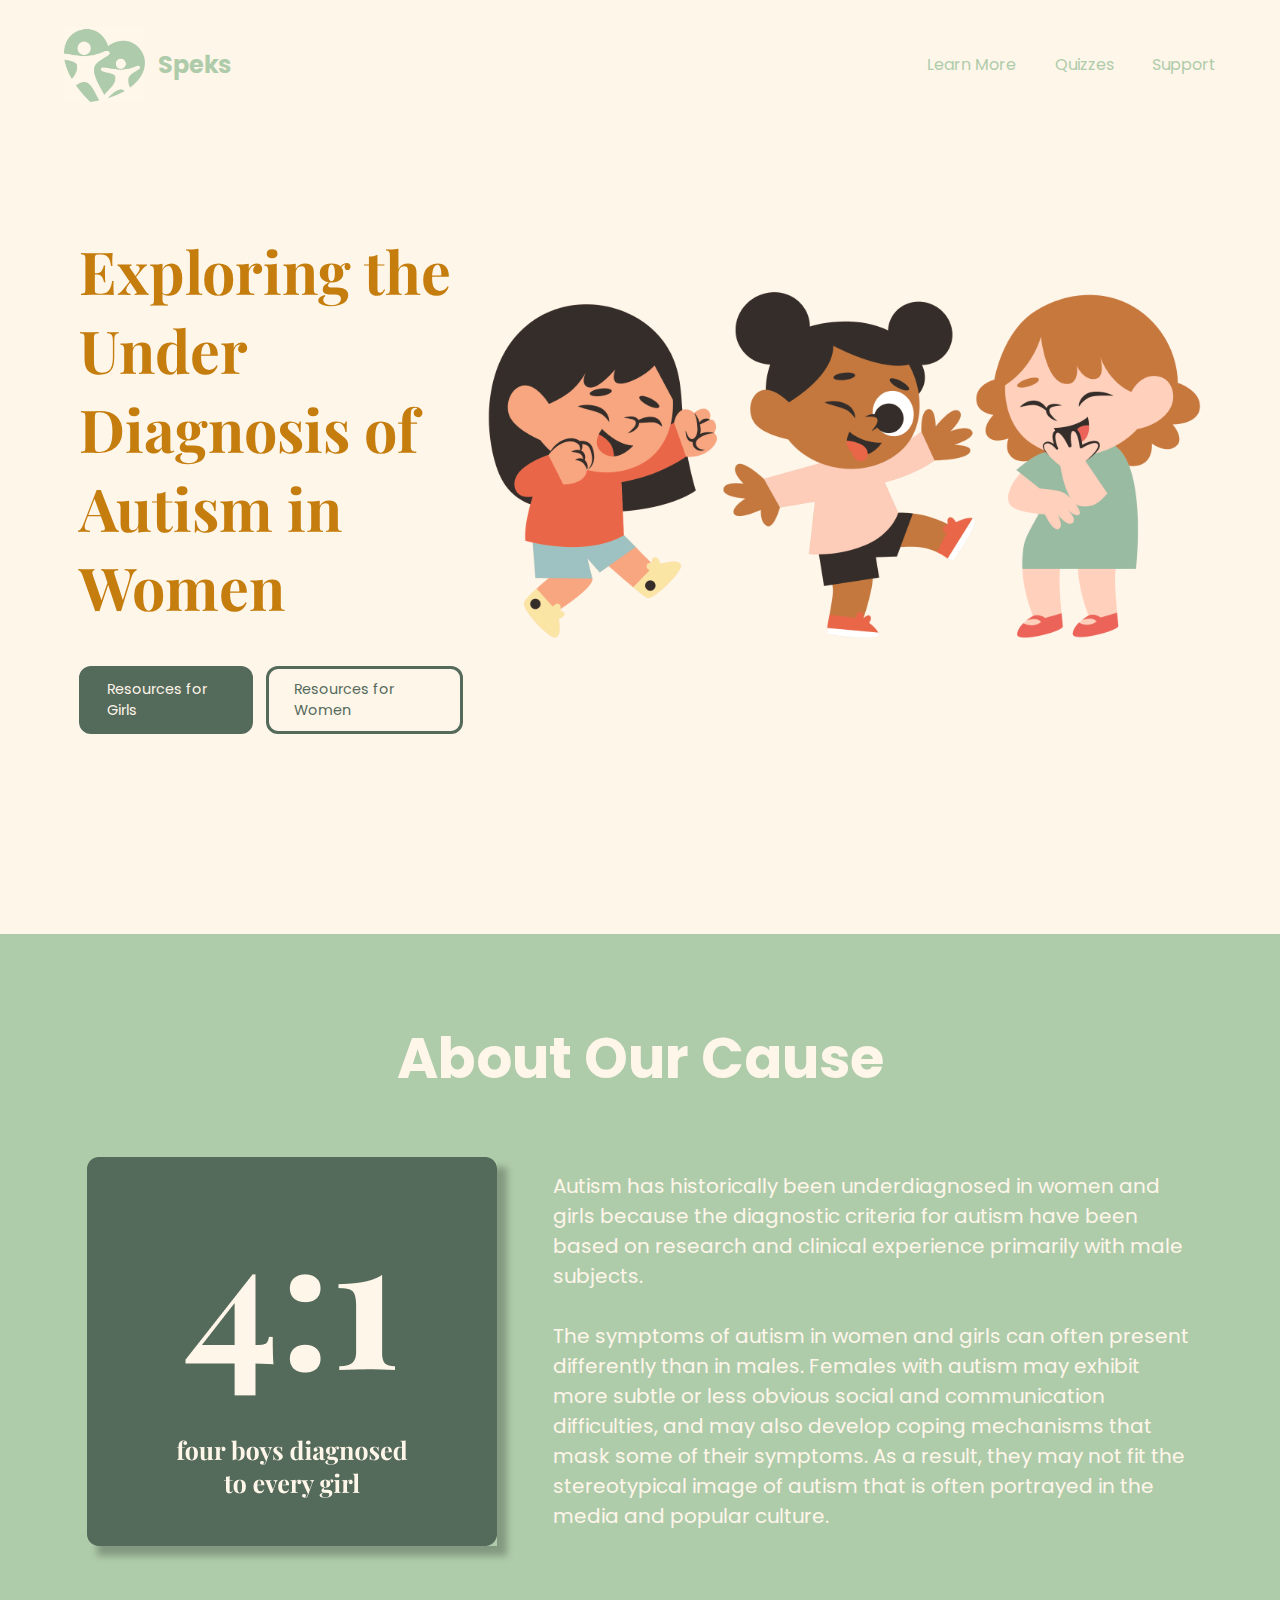
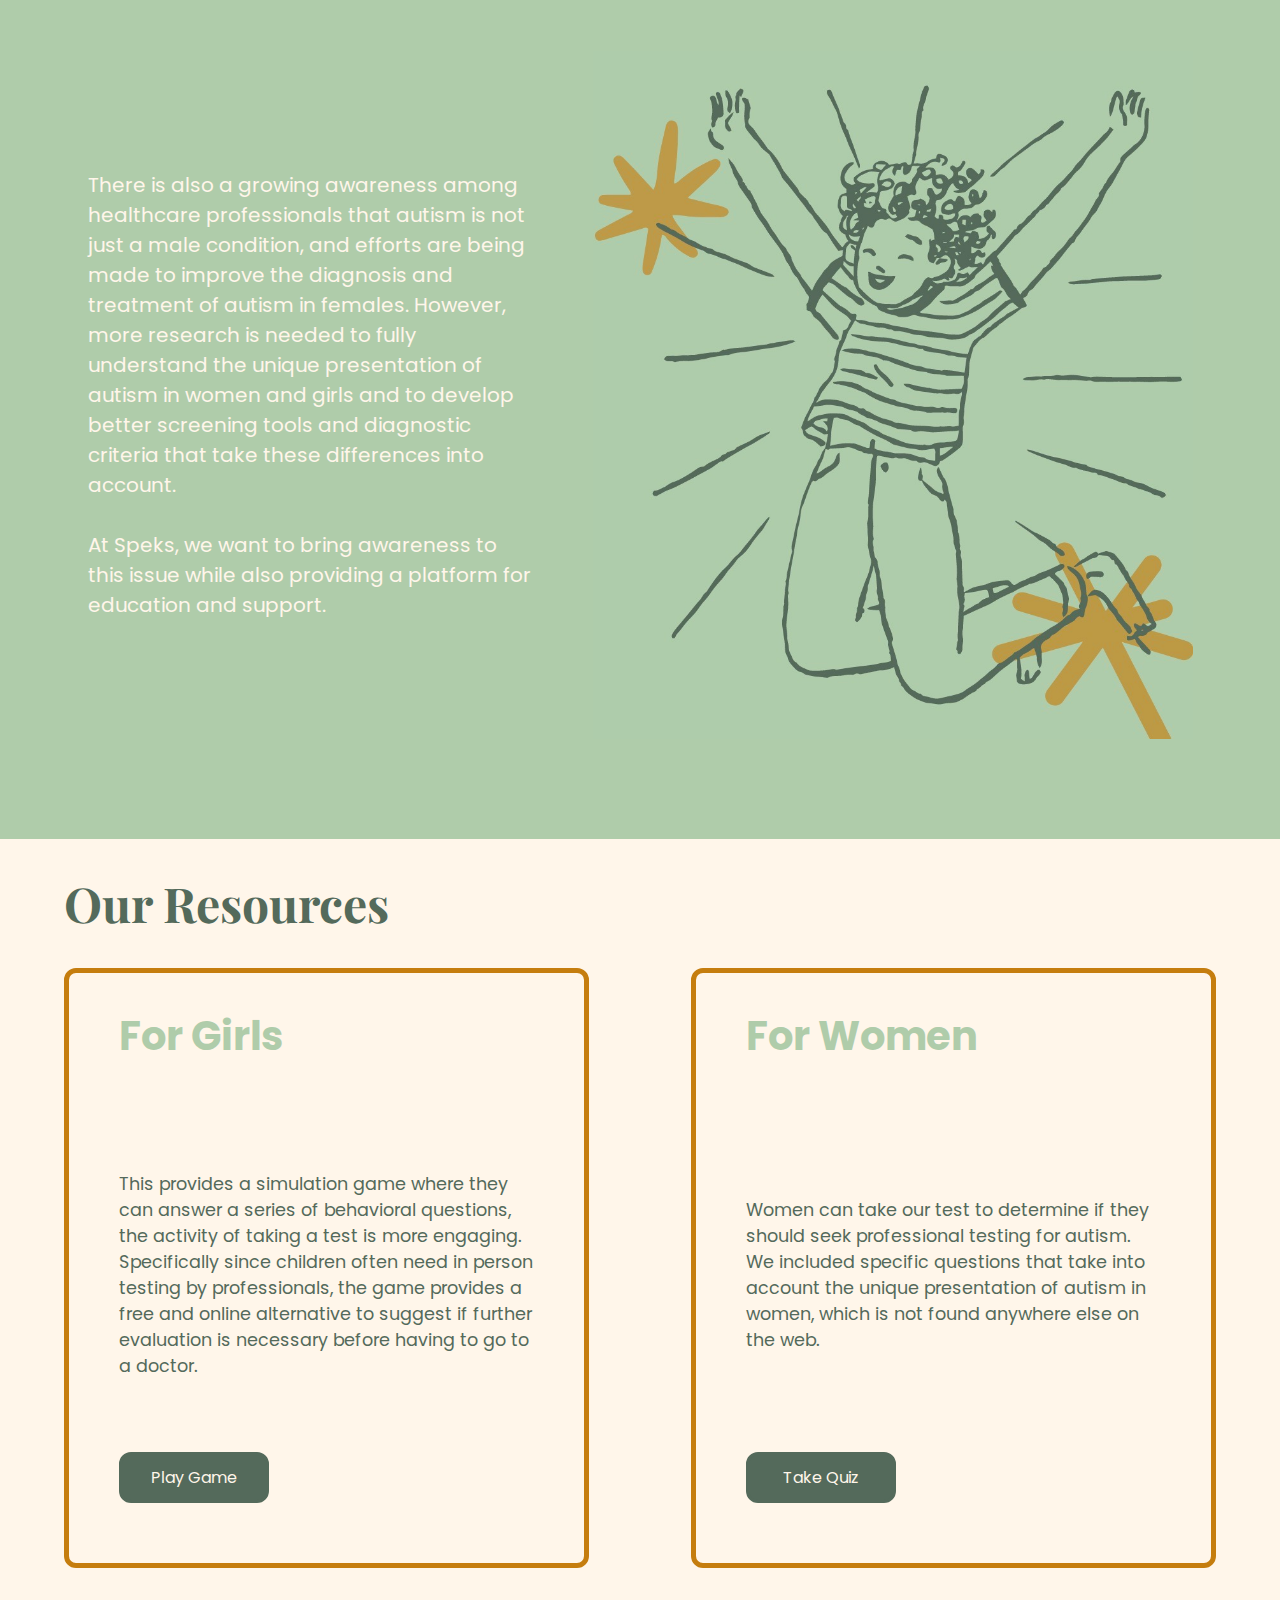
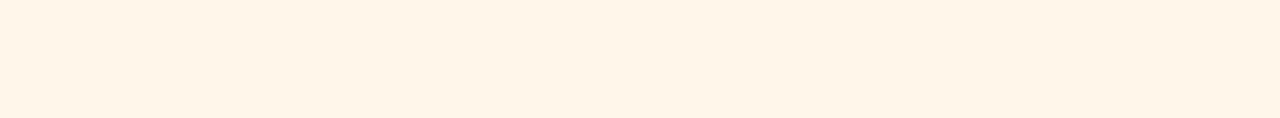
<file: webapp/index.html>
<!DOCTYPE html>
<html>
    <head>
        <title>Speks</title>
        <link rel="icon" href="./indexPhotos/logo.jpeg">
        <link href="main.css" rel="stylesheet"> 
    </head>
    <body>
        <nav>
            <a href="index.html" id="logoMain">
                <img src="./indexPhotos/logo.jpeg" width="81px">
                <text>Speks</text>
            </a>
            <div id="optionBar">
                <a href="#aboutUs">Learn More</a>
                <a href="#resourceSection">Quizzes</a>
                <a href="./support.html">Support</a>
            </div>
        </nav>
        <header>
            <div id="headerLeftColumn">
                <h1>Exploring the Under Diagnosis of Autism in Women</h1>
                <div id="landingResourceButtons">
                <div id="forGirlsButton" class="landingButton">
                    <text><a href="#resourceContent">Resources for Girls</a></text>
                </div>
                <div id="forWomenButton" class="landingButton">
                    <text><a href="#resourceContent">Resources for Women</a></text>
                </div>
                </div>
            </div>
            <img src="indexPhotos/threeGirls.png">
        </header>
        <main>
            <a name="aboutUs"></a>
            <h1>About Our Cause</h1>
            <div id="aboutUsRow1">
                <img src="indexPhotos/4to1graphic.png" width="410px">
                <p>Autism has historically been underdiagnosed in women and girls because the diagnostic criteria for autism have been based on research and clinical experience primarily with male subjects.<br><br>The symptoms of autism in women and girls can often present differently than in males. Females with autism may exhibit more subtle or less obvious social and communication difficulties, and may also develop coping mechanisms that mask some of their symptoms. As a result, they may not fit the stereotypical image of autism that is often portrayed in the media and popular culture.</p>
            </div>
            <div id="aboutUsRow2">
                <p>There is also a growing awareness among healthcare professionals that autism is not just a male condition, and efforts are being made to improve the diagnosis and treatment of autism in females. However, more research is needed to fully understand the unique presentation of autism in women and girls and to develop better screening tools and diagnostic criteria that take these differences into account.<br><br>At Speks, we want to bring awareness to this issue while also providing a platform for education and support.</p>
                <img src="indexPhotos/girlJumping.jpeg" width="600px">
            </div>
        </main>
        <section>
            <a id="resourceSection"></a>
            <h1>Our Resources</h1>
            <div id="resourceContent">
                <div id="forGirlsBox" class="resourceBox">
                    <h2>For Girls</h2>
                    <p>This provides a simulation game where they can answer a series of behavioral questions, the activity of taking a test is more engaging. Specifically since children often need in person testing by professionals, the game provides a free and online alternative to suggest if further evaluation is necessary before having to go to a doctor.</p>
                    <div class="resourceButton"><a href="">Play Game</a></div>
                </div>
                <div id="forWomenBox" class="resourceBox">
                    <h2>For Women</h2>
                    <p>Women can take our test to determine if they should seek professional testing for autism. We included specific questions that take into account the unique presentation of autism in women, which is not found anywhere else on the web.</p>
                    <div class="resourceButton"><a href="adultQuiz.html">Take Quiz</a></div>
                </div>
            </div>
        </section>
    </body>
</html>
</file>
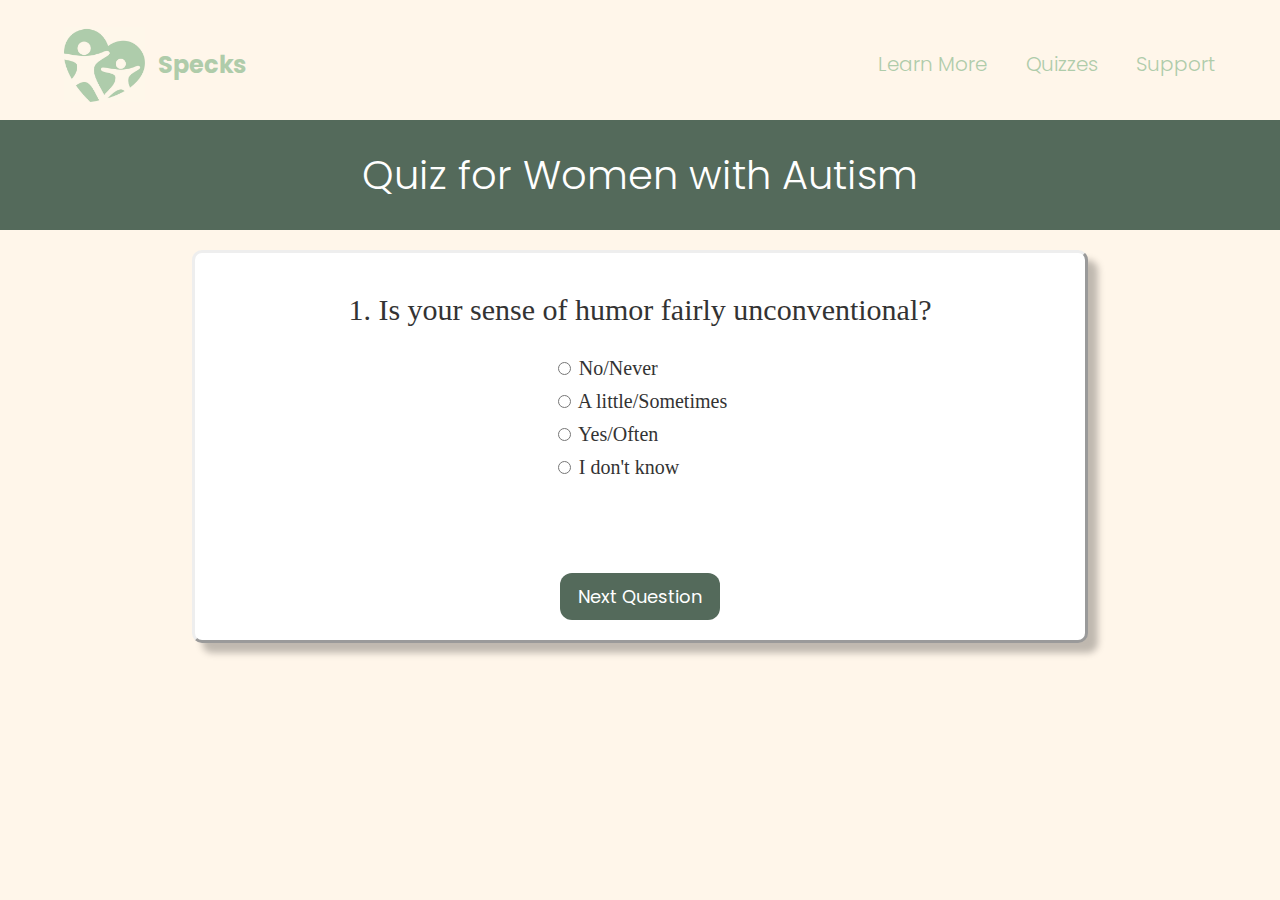
<file: webapp/adultQuiz.html>
<!DOCTYPE html>
<html>
    <head>
        <link rel="stylesheet" type="text/css" href="./adultQuiz.css">
        <script type="text/javascript" src="./adultQuiz.js" async defer></script>
    </head>
    <body>
        <nav>
            <a href="index.html" id="logoMain">
                <img src="./indexPhotos/logo.jpeg" width="81px">
                <text>Specks</text>
            </a>
            <div id="optionBar">
                <a href="index.html">Learn More</a>
                <a href="adultQuiz.html">Quizzes</a>
                <a href="support.html">Support</a>
            </div>
        </nav>
        <main>
            <h1>Quiz for Women with Autism</h1>
            <div class="block">
                <div class="quiz-container">
                    <div id="quiz"></div>
                </div>
                <div class = "button-container">
                    <button id="previous">Previous Question</button>
                    <button id="next" onclick="console.log('clicked')">Next Question</button>
                    <button id="submit">Submit Quiz</button>
                </div>
            </div>
            <div id="results"></div>
            <div id="more"></div>
       
            
        </main>

        
    </body>
    
</html>
</file>
<file: webapp/main.css>
@import url('https://fonts.googleapis.com/css2?family=Poppins&display=swap'); 
@import url('https://fonts.googleapis.com/css2?family=Poppins:wght@700&display=swap');
/* font-family: 'Poppins', sans-serif; */

@import url('https://fonts.googleapis.com/css2?family=Playfair+Display&display=swap');
@import url('https://fonts.googleapis.com/css2?family=Playfair+Display:wght@700&display=swap');
/* font-family: 'Playfair Display', serif; */


body{
    background-color: #FFF6EA;
    font-family: 'Poppins', sans-serif;
    margin: auto;
}

/* NAV BAR */
nav{
    display: flex;
    justify-content: space-between;
    margin-left: 5vw;
    margin-right: 5vw;
    margin-bottom: 2vh;
    color: #AFCCAA;
    margin-top: 3vh;
}

nav a, nav #optionBar{
    display: flex;
    align-items: center;
    justify-content: space-between;
}

nav #optionBar a{
    margin-left: 3vw;
    text-decoration: none;
    color: #AFCCAA;
}

nav a{
    text-decoration: none;
}

nav a text{
    text-decoration: none;
    color:#AFCCAA;
    margin-left: 1vw;
    font-size: 1.5rem;
    font-weight: bold;
}

nav a text:hover, #optionBar a:hover{
    color:#546A5B;
    font-weight: bold;
}

/* HEADER */
header{
    margin-left: 5vw;
    margin-right: 5vw;
    margin-top: 10vh;
    padding-bottom: 200px;
    display: flex;
    justify-content: space-evenly;
    align-items: center;
}

header img{
    max-width: 723px;
}

#headerLeftColumn{
    width: 30vw;
}

#headerLeftColumn h1{
    font-family: 'Playfair Display', serif;
    font-size: 3.7rem;
    font-weight: bold;
    color: #C57D0E;
}

#landingResourceButtons{
    display: flex;
    justify-content: flex-start;
    align-items: center;
}

.landingButton{
    box-sizing: border-box;
    padding-left: 25px;
    padding-right: 25px;
    padding-top: 10px;
    padding-bottom: 10px;
    border-radius: 12px;
    font-size: 0.9rem;
    display: flex;
    justify-content: center;
    align-items: center;
    border: solid 3px #546A5B;
}

#forGirlsButton{
    background-color: #546A5B;
    color: #FFF6EA;
    margin-right: 1vw;
}

#forGirlsButton:hover{
    background-color: #FFF6EA;
    color: #546A5B;
    margin-right: 1vw;
}

#forGirlsButton a{
    text-decoration: none;
    color: #FFF6EA;
}

#forGirlsButton a:hover{
    text-decoration: none;
    color: #546A5B;
}

#forWomenButton{
    color: #546A5B;
}

#forWomenButton:hover{
    background-color: #546A5B;
    color: #FFF6EA;
}

#forWomenButton a{
    text-decoration: none;
    color: #546A5B;
}

#forWomenButton a:hover{
    text-decoration: none;
    color: #FFF6EA;
}

/* ABOUT US SECTION*/

main{
    background-color: #AFCCAA;
    padding-left: 5vw;
    padding-right: 5vw;
    padding-top: 5vh;
}

main h1{
    color: #FFF6EA;
    text-align: center;
    font-size: 3.5rem;
    margin-bottom: 50px;
}

#aboutUsRow1{
    display: flex;
    flex-wrap: wrap;
    justify-content: space-around;
    align-items: center;
    color:#FFF6EA;
}

#aboutUsRow1 p{
    width: 50vw;
    margin-left: 10px;
    font-size: 1.25rem;
}

#aboutUsRow1 img{
    box-shadow: 10px 10px 7px rgba(0, 0, 0, 0.25);
}

#aboutUsRow2{
    display: flex;
    justify-content: space-around;
    align-items: center;
    color:#FFF6EA;
    margin-top: 100px;
    padding-bottom: 100px;
    flex-wrap: wrap;
}

#aboutUsRow2 p{
    width: 35vw;
    font-size: 1.25rem;
    margin-right: 10px;
}

/*RESOURCE SECTION*/

section{
    background-color: #FFF6EA;
    padding-left: 5vw;
    padding-right: 5vw;
}

section h1{
    font-family: 'Playfair Display', serif;
    color:#546A5B;
    font-size: 3rem;
}

#resourceContent{
    display: flex;
    justify-content: space-between;
    margin-bottom: 150px;
}

.resourceBox{
    box-sizing: border-box;
    border-radius: 12px;
    border: solid 5px #C57D0E;
    width: 41vw;
    height:600px;
    padding-left: 50px;
    padding-right: 50px;
    padding-bottom: 60px;
    display: flex;
    flex-direction: column;
    justify-content: space-between;
}

.resourceBox h2{
    font-size: 2.5rem;
    color: #AFCCAA;
}

.resourceBox p{
    color:#546A5B;
    font-size: 1.1rem;
}

.resourceBox .resourceButton{
    box-sizing: border-box;
    padding-left: 25px;
    padding-right: 25px;
    padding-top: 10px;
    padding-bottom: 10px;
    border-radius: 12px;
    font-size: 1rem;
    display: flex;
    justify-content: center;
    align-items: center;
    border: solid 3px #546A5B;
    background-color: #546A5B;
    color: #FFF6EA;
    width: 150px;
}

.resourceButton:hover{
    background-color: #FFF6EA;
    color: #546A5B;
}

.resourceButton a{
    text-decoration: none;
    color:#FFF6EA;
}

.resourceButton a:hover{
    color: #546A5B;
}
</file>
<file: webapp/adultQuiz.css>
@import url('https://fonts.googleapis.com/css2?family=Poppins&display=swap'); 
@import url('https://fonts.googleapis.com/css2?family=Poppins:wght@700&display=swap');
/* font-family: 'Poppins', sans-serif; */

@import url('https://fonts.googleapis.com/css2?family=Playfair+Display&display=swap');
@import url('https://fonts.googleapis.com/css2?family=Playfair+Display:wght@700&display=swap');
/* font-family: 'Playfair Display', serif; */


/* NAV BAR */
nav{
    display: flex;
    justify-content: space-between;
    margin-left: 5vw;
    margin-right: 5vw;
    margin-bottom: 2vh;
    color: #AFCCAA;
    margin-top: 3vh;
    font-family: 'Poppins', sans-serif;
}

nav a, nav #optionBar{
    display: flex;
    align-items: center;
    justify-content: space-between;
}

nav #optionBar a{
    margin-left: 3vw;
    text-decoration: none;
    color: #AFCCAA;
}

nav a{
    text-decoration: none;
}

nav a text{
    text-decoration: none;
    color:#AFCCAA;
    margin-left: 1vw;
    font-size: 1.5rem;
    font-weight: bold;
}

nav a text:hover, #optionBar a:hover{
    color:#546A5B;
    font-weight: bold;
}

body{
	font-size: 20px;
  margin: auto;
	color: #333;
  font-weight: 300;
  text-align: center;
  background-color: #fff6ea;
  /*font-family: 'Poppins', sans-serif;*/
}
h1{
  font-family: 'Poppins', sans-serif;
  font-weight: 300;
  margin: 0px;
  padding: 10px;
  font-size: 2.5rem;
  background-color: #546a5b;
  color: #fff;
  padding-top: 25px;
  padding-bottom: 25px;
}
.question{
  font-size: 30px;
  margin-bottom: 30px;
}
.answers {
  margin-bottom: 20px;
  text-align: left;
  display: inline-block;
}
.answers label{
  display: block;
  margin-bottom: 10px;
}
button{
  font-family: 'Poppins', sans-serif;
	font-size: 18px;
	background-color: #546A5B;
	color: #fff;
	border: 0px;
	border-radius: 12px;
	padding-left: 18px;
  padding-right: 18px;
  padding-top: 10px;
  padding-bottom: 10px;
	cursor: pointer;
	margin-bottom: 20px;
  margin-top: 30px;
}
button:hover{
	background-color: #AFCCAA;
}

.block{
  background-color: white;
  border-radius: 10px;
  border-style: outset;
  box-shadow: 10px 10px 7px rgba(0, 0, 0, 0.25);
  margin: 20px;
  margin-left: 15vw;
  margin-right: 15vw;
}

.slide{
  position: absolute;
  left: 0px;
  top: 0px;
  width: 100%;
  z-index: 1;
  opacity: 0;
  transition: opacity 0.5s;
}
.active-slide{
  opacity: 1;
  z-index: 2;
}
.quiz-container{
  position: relative;
  height: 250px;
  margin-top: 40px;
}


/* NAV BAR */
/*
nav{
  display: flex;
  justify-content: space-between;
  margin-left: 5vw;
  margin-right: 5vw;
  margin-bottom: 2vh;
  color: #AFCCAA;
  margin-top: 3vh;
}

nav a, nav #optionBar{
  display: flex;
  align-items: center;
  justify-content: space-between;
}

nav #optionBar a{
  margin-left: 3vw;
  text-decoration: none;
  color: #AFCCAA;
}

nav a{
  text-decoration: none;
}

nav a text{
  text-decoration: none;
  color:#AFCCAA;
  margin-left: 1vw;
  font-size: 1.5rem;
  font-weight: bold;
}

nav a text:hover, #optionBar a:hover{
  color:#546A5B;
  font-weight: bold;
}*/

/* HEADER */
header{
  margin-left: 5vw;
  margin-right: 5vw;
  margin-top: 10vh;
  padding-bottom: 200px;
  display: flex;
  justify-content: space-evenly;
  align-items: center;
}

header img{
  max-width: 723px;
}

#headerLeftColumn{
  width: 30vw;
}

#headerLeftColumn h1{
  font-family: 'Playfair Display', serif;
  font-size: 3.7rem;
  font-weight: bold;
  color: #C57D0E;
}
</file>
